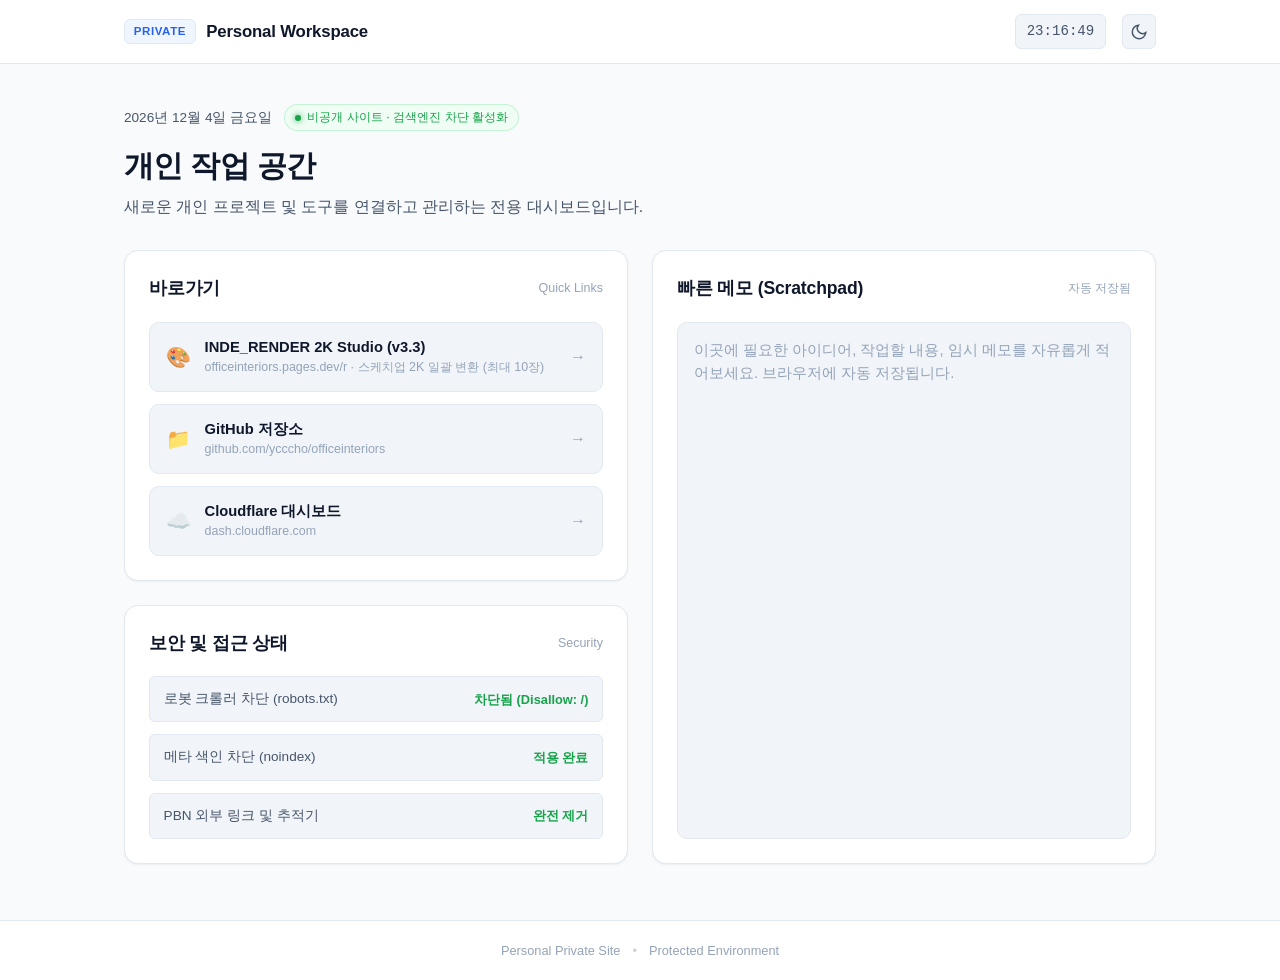
<file: index.html>
<!DOCTYPE html>
<html lang="ko">
<head>
    <meta charset="UTF-8">
    <meta name="viewport" content="width=device-width, initial-scale=1.0">
    <title>Personal Workspace</title>

    <!-- Search Engine Block (Crawler Disallow) -->
    <meta name="robots" content="noindex, nofollow, noarchive, nosnippet">
    <meta name="googlebot" content="noindex, nofollow">
    <meta name="bingbot" content="noindex, nofollow">
    <meta name="referrer" content="no-referrer">

    <!-- Favicon -->
    <link rel="icon" href="data:image/svg+xml,<svg xmlns=%22http://www.w3.org/2000/svg%22 viewBox=%220 0 100 100%22><rect width=%22100%22 height=%22100%22 rx=%2224%22 fill=%22%232563eb%22/><text x=%2250%%22 y=%2252%%22 dominant-baseline=%22central%22 text-anchor=%22middle%22 font-size=%2250%22 font-weight=%22bold%22 fill=%22white%22>P</text></svg>">

    <link rel="stylesheet" href="style.css">
</head>
<body>
    <div class="app-layout">
        <!-- Header -->
        <header class="header">
            <div class="header-inner">
                <div class="brand">
                    <span class="brand-badge">Private</span>
                    <span class="brand-title">Personal Workspace</span>
                </div>
                <div class="header-actions">
                    <span id="current-clock" class="clock">--:--:--</span>
                    <button id="theme-toggle" class="btn-icon" aria-label="테마 전환" title="다크/라이트 모드 전환">
                        <svg class="sun-icon" viewBox="0 0 24 24" width="18" height="18" stroke="currentColor" stroke-width="2" fill="none"><circle cx="12" cy="12" r="5"></circle><line x1="12" y1="1" x2="12" y2="3"></line><line x1="12" y1="21" x2="12" y2="23"></line><line x1="4.22" y1="4.22" x2="5.64" y2="5.64"></line><line x1="18.36" y1="18.36" x2="19.78" y2="19.78"></line><line x1="1" y1="12" x2="3" y2="12"></line><line x1="21" y1="12" x2="23" y2="12"></line><line x1="4.22" y1="19.78" x2="5.64" y2="18.36"></line><line x1="18.36" y1="5.64" x2="19.78" y2="4.22"></line></svg>
                        <svg class="moon-icon" viewBox="0 0 24 24" width="18" height="18" stroke="currentColor" stroke-width="2" fill="none"><path d="M21 12.79A9 9 0 1 1 11.21 3 7 7 0 0 0 21 12.79z"></path></svg>
                    </button>
                </div>
            </div>
        </header>

        <!-- Main Content -->
        <main class="main-content">
            <div class="container">
                <!-- Welcome Banner -->
                <section class="banner-section">
                    <div class="banner-header">
                        <span id="current-date" class="banner-date">----년 --월 --일</span>
                        <span class="status-pill">
                            <span class="status-dot"></span>
                            비공개 사이트 · 검색엔진 차단 활성화
                        </span>
                    </div>
                    <h1 class="banner-title">개인 작업 공간</h1>
                    <p class="banner-desc">새로운 개인 프로젝트 및 도구를 연결하고 관리하는 전용 대시보드입니다.</p>
                </section>

                <!-- Dashboard Grid -->
                <div class="dashboard-grid">
                    <!-- Quick Access Cards -->
                    <div class="grid-col-left">
                        <div class="card">
                            <div class="card-header">
                                <h2 class="card-title">바로가기</h2>
                                <span class="card-hint">Quick Links</span>
                            </div>
                            <div class="quick-links">
                                <a href="/r" class="link-item">
                                    <div class="link-icon">🎨</div>
                                    <div class="link-info">
                                        <div class="link-title">INDE_RENDER 2K Studio (v3.3)</div>
                                        <div class="link-url">officeinteriors.pages.dev/r · 스케치업 2K 일괄 변환 (최대 10장)</div>
                                    </div>
                                    <span class="link-arrow">→</span>
                                </a>
                                <a href="https://github.com/ycccho/officeinteriors" target="_blank" rel="noopener noreferrer" class="link-item">
                                    <div class="link-icon">📁</div>
                                    <div class="link-info">
                                        <div class="link-title">GitHub 저장소</div>
                                        <div class="link-url">github.com/ycccho/officeinteriors</div>
                                    </div>
                                    <span class="link-arrow">→</span>
                                </a>
                                <a href="https://dash.cloudflare.com" target="_blank" rel="noopener noreferrer" class="link-item">
                                    <div class="link-icon">☁️</div>
                                    <div class="link-info">
                                        <div class="link-title">Cloudflare 대시보드</div>
                                        <div class="link-url">dash.cloudflare.com</div>
                                    </div>
                                    <span class="link-arrow">→</span>
                                </a>
                            </div>
                        </div>

                        <!-- System Security & Settings Card -->
                        <div class="card" style="margin-top: 1.5rem;">
                            <div class="card-header">
                                <h2 class="card-title">보안 및 접근 상태</h2>
                                <span class="card-hint">Security</span>
                            </div>
                            <div class="security-list">
                                <div class="security-item">
                                    <span class="security-label">로봇 크롤러 차단 (robots.txt)</span>
                                    <span class="security-status status-active">차단됨 (Disallow: /)</span>
                                </div>
                                <div class="security-item">
                                    <span class="security-label">메타 색인 차단 (noindex)</span>
                                    <span class="security-status status-active">적용 완료</span>
                                </div>
                                <div class="security-item">
                                    <span class="security-label">PBN 외부 링크 및 추적기</span>
                                    <span class="security-status status-active">완전 제거</span>
                                </div>
                            </div>
                        </div>
                    </div>

                    <!-- Quick Scratchpad / Notes -->
                    <div class="grid-col-right">
                        <div class="card note-card">
                            <div class="card-header">
                                <h2 class="card-title">빠른 메모 (Scratchpad)</h2>
                                <span id="note-save-status" class="card-hint">자동 저장됨</span>
                            </div>
                            <textarea id="scratchpad" class="scratchpad-input" placeholder="이곳에 필요한 아이디어, 작업할 내용, 임시 메모를 자유롭게 적어보세요. 브라우저에 자동 저장됩니다."></textarea>
                        </div>
                    </div>
                </div>
            </div>
        </main>

        <!-- Footer -->
        <footer class="footer">
            <div class="container footer-inner">
                <span>Personal Private Site</span>
                <span class="footer-sep">•</span>
                <span>Protected Environment</span>
            </div>
        </footer>
    </div>

    <script src="main.js"></script>
</body>
</html>
</file>
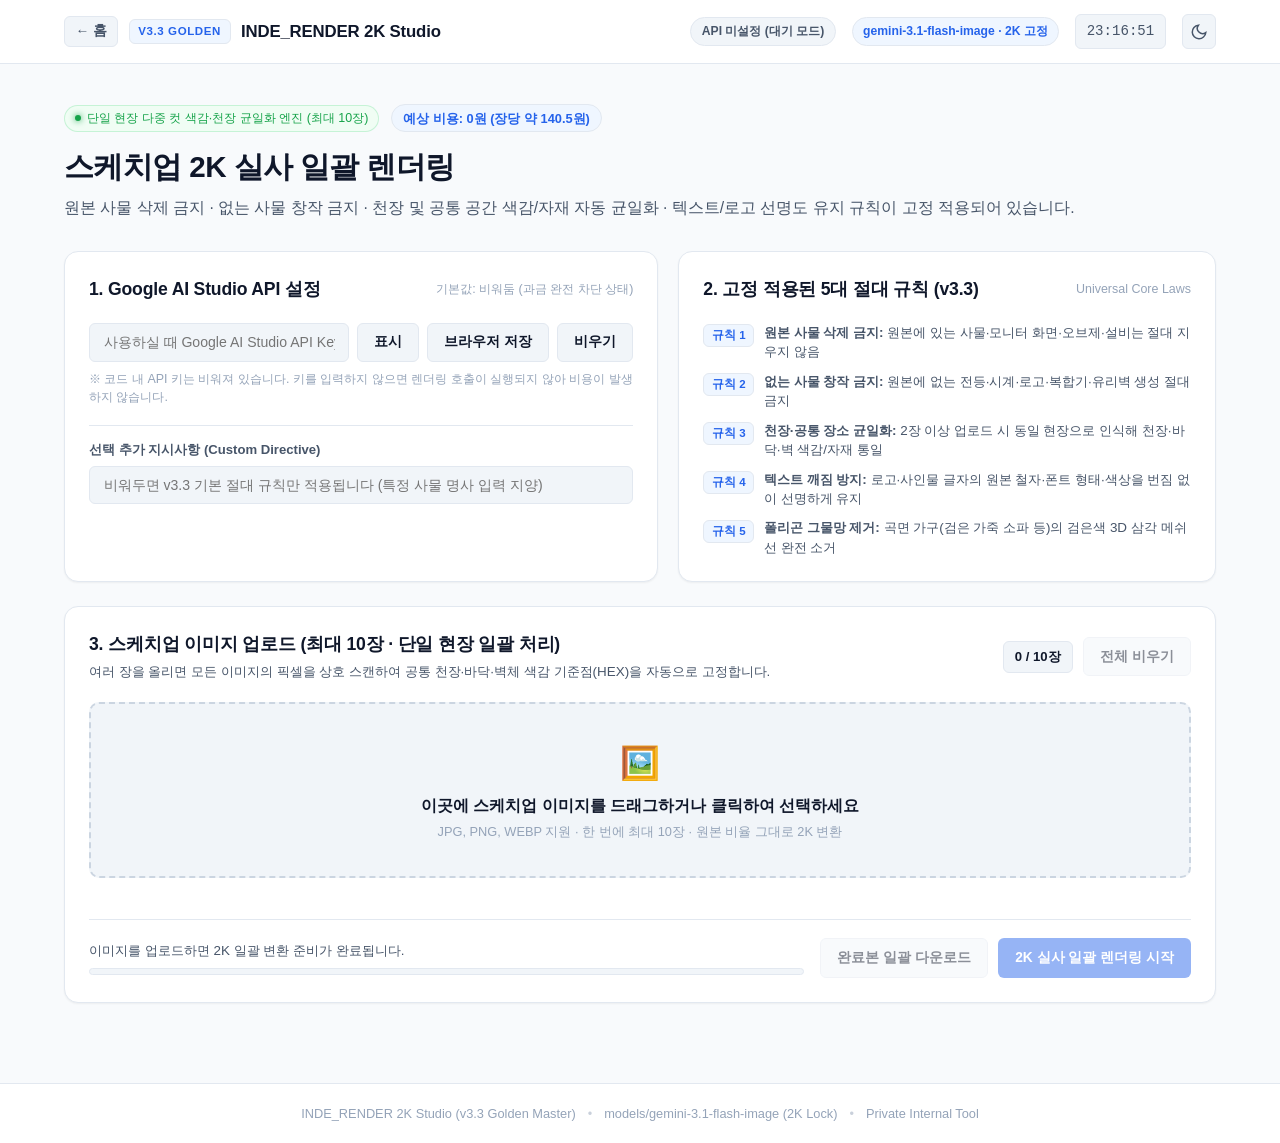
<file: r/index.html>
<!DOCTYPE html>
<html lang="ko">
<head>
    <meta charset="UTF-8">
    <meta name="viewport" content="width=device-width, initial-scale=1.0">
    <title>INDE_RENDER 2K Studio — 사내 전용 스케치업 실사 변환기 (v3.3)</title>

    <!-- Search Engine Block (Crawler Disallow) -->
    <meta name="robots" content="noindex, nofollow, noarchive, nosnippet">
    <meta name="googlebot" content="noindex, nofollow">
    <meta name="bingbot" content="noindex, nofollow">
    <meta name="referrer" content="no-referrer">

    <link rel="stylesheet" href="../style.css">
    <link rel="stylesheet" href="./render.css">
</head>
<body>
    <div class="app-layout">
        <!-- Header -->
        <header class="header">
            <div class="header-inner render-header-inner">
                <div class="brand">
                    <a href="../" class="back-link" title="대시보드로 돌아가기">← 홈</a>
                    <span class="brand-badge">v3.3 GOLDEN</span>
                    <span class="brand-title">INDE_RENDER 2K Studio</span>
                </div>
                <div class="header-actions">
                    <span id="api-status-badge" class="engine-pill pill-standby">API 미설정 (대기 모드)</span>
                    <span class="engine-pill">gemini-3.1-flash-image · 2K 고정</span>
                    <span id="current-clock" class="clock">--:--:--</span>
                    <button id="theme-toggle" class="btn-icon" aria-label="테마 전환" title="다크/라이트 모드 전환">
                        <svg class="sun-icon" viewBox="0 0 24 24" width="18" height="18" stroke="currentColor" stroke-width="2" fill="none"><circle cx="12" cy="12" r="5"></circle><line x1="12" y1="1" x2="12" y2="3"></line><line x1="12" y1="21" x2="12" y2="23"></line><line x1="4.22" y1="4.22" x2="5.64" y2="5.64"></line><line x1="18.36" y1="18.36" x2="19.78" y2="19.78"></line><line x1="1" y1="12" x2="3" y2="12"></line><line x1="21" y1="12" x2="23" y2="12"></line><line x1="4.22" y1="19.78" x2="5.64" y2="18.36"></line><line x1="18.36" y1="5.64" x2="19.78" y2="4.22"></line></svg>
                        <svg class="moon-icon" viewBox="0 0 24 24" width="18" height="18" stroke="currentColor" stroke-width="2" fill="none"><path d="M21 12.79A9 9 0 1 1 11.21 3 7 7 0 0 0 21 12.79z"></path></svg>
                    </button>
                </div>
            </div>
        </header>

        <!-- Main Content -->
        <main class="main-content">
            <div class="container render-container">
                <!-- Top Summary & Spec Banner -->
                <section class="banner-section render-banner">
                    <div class="banner-header">
                        <span class="status-pill">
                            <span class="status-dot"></span>
                            단일 현장 다중 컷 색감·천장 균일화 엔진 (최대 10장)
                        </span>
                        <span class="cost-badge" id="estimated-cost-badge">예상 비용: 0원 (장당 약 140.5원)</span>
                    </div>
                    <h1 class="banner-title">스케치업 2K 실사 일괄 렌더링</h1>
                    <p class="banner-desc">
                        원본 사물 삭제 금지 · 없는 사물 창작 금지 · 천장 및 공통 공간 색감/자재 자동 균일화 · 텍스트/로고 선명도 유지 규칙이 고정 적용되어 있습니다.
                    </p>
                </section>

                <!-- Top Control Row: API Key & Core Rules -->
                <div class="control-grid">
                    <!-- API Configuration Card (Empty by default) -->
                    <div class="card">
                        <div class="card-header">
                            <h2 class="card-title">1. Google AI Studio API 설정</h2>
                            <span class="card-hint">기본값: 비워둠 (과금 완전 차단 상태)</span>
                        </div>
                        <div class="api-box">
                            <div class="api-input-row">
                                <input
                                    type="password"
                                    id="api-key-input"
                                    class="text-input"
                                    placeholder="사용하실 때 Google AI Studio API Key를 입력하세요 (현재 비워둠)"
                                    autocomplete="off"
                                >
                                <button type="button" id="toggle-key-vis" class="btn-secondary">표시</button>
                                <button type="button" id="save-api-key-btn" class="btn-secondary">브라우저 저장</button>
                                <button type="button" id="clear-api-key-btn" class="btn-secondary">비우기</button>
                            </div>
                            <p class="helper-text">
                                ※ 코드 내 API 키는 비워져 있습니다. 키를 입력하지 않으면 렌더링 호출이 실행되지 않아 비용이 발생하지 않습니다.
                            </p>
                        </div>

                        <div class="custom-note-box">
                            <label for="custom-note-input" class="field-label">선택 추가 지시사항 (Custom Directive)</label>
                            <input
                                type="text"
                                id="custom-note-input"
                                class="text-input"
                                placeholder="비워두면 v3.3 기본 절대 규칙만 적용됩니다 (특정 사물 명사 입력 지양)"
                            >
                        </div>
                    </div>

                    <!-- Locked 5 Core Laws Card -->
                    <div class="card">
                        <div class="card-header">
                            <h2 class="card-title">2. 고정 적용된 5대 절대 규칙 (v3.3)</h2>
                            <span class="card-hint">Universal Core Laws</span>
                        </div>
                        <ul class="law-list">
                            <li>
                                <span class="law-tag">규칙 1</span>
                                <span><strong>원본 사물 삭제 금지:</strong> 원본에 있는 사물·모니터 화면·오브제·설비는 절대 지우지 않음</span>
                            </li>
                            <li>
                                <span class="law-tag">규칙 2</span>
                                <span><strong>없는 사물 창작 금지:</strong> 원본에 없는 전등·시계·로고·복합기·유리벽 생성 절대 금지</span>
                            </li>
                            <li>
                                <span class="law-tag">규칙 3</span>
                                <span><strong>천장·공통 장소 균일화:</strong> 2장 이상 업로드 시 동일 현장으로 인식해 천장·바닥·벽 색감/자재 통일</span>
                            </li>
                            <li>
                                <span class="law-tag">규칙 4</span>
                                <span><strong>텍스트 깨짐 방지:</strong> 로고·사인물 글자의 원본 철자·폰트 형태·색상을 번짐 없이 선명하게 유지</span>
                            </li>
                            <li>
                                <span class="law-tag">규칙 5</span>
                                <span><strong>폴리곤 그물망 제거:</strong> 곡면 가구(검은 가죽 소파 등)의 검은색 3D 삼각 메쉬 선 완전 소거</span>
                            </li>
                        </ul>
                    </div>
                </div>

                <!-- Step 3: Batch Upload Dropzone (Max 10 Images) -->
                <section class="card upload-section">
                    <div class="card-header">
                        <div>
                            <h2 class="card-title">3. 스케치업 이미지 업로드 (최대 10장 · 단일 현장 일괄 처리)</h2>
                            <p class="section-sub">여러 장을 올리면 모든 이미지의 픽셀을 상호 스캔하여 공통 천장·바닥·벽체 색감 기준점(HEX)을 자동으로 고정합니다.</p>
                        </div>
                        <div class="upload-actions">
                            <span id="queue-count-badge" class="count-badge">0 / 10장</span>
                            <button type="button" id="clear-queue-btn" class="btn-secondary" disabled>전체 비우기</button>
                        </div>
                    </div>

                    <div id="dropzone" class="dropzone" tabindex="0">
                        <input type="file" id="file-input" accept="image/jpeg,image/png,image/webp" multiple hidden>
                        <div class="dropzone-content">
                            <div class="dropzone-icon">🖼️</div>
                            <div class="dropzone-title">이곳에 스케치업 이미지를 드래그하거나 클릭하여 선택하세요</div>
                            <div class="dropzone-sub">JPG, PNG, WEBP 지원 · 한 번에 최대 10장 · 원본 비율 그대로 2K 변환</div>
                        </div>
                    </div>

                    <!-- Extracted Mutual Palette Bar (Visible when >= 1 image uploaded) -->
                    <div id="palette-bar" class="palette-bar hidden">
                        <div class="palette-header">
                            <span class="palette-title">🎨 단일 현장 상호 스캔 공통 색감 기준점 (`build_mutual_palette_summary`)</span>
                            <button type="button" id="toggle-json-btn" class="btn-link">전송될 v3.3 JSON 프롬프트 보기 ▼</button>
                        </div>
                        <div class="swatch-grid">
                            <div class="swatch-item">
                                <span id="swatch-ceiling" class="swatch-color"></span>
                                <div class="swatch-meta">
                                    <span class="swatch-label">공통 천장 톤 (Ceiling)</span>
                                    <code id="hex-ceiling" class="swatch-hex">#F3F3F1</code>
                                </div>
                            </div>
                            <div class="swatch-item">
                                <span id="swatch-floor" class="swatch-color"></span>
                                <div class="swatch-meta">
                                    <span class="swatch-label">공통 바닥 타일 (Floor)</span>
                                    <code id="hex-floor" class="swatch-hex">#A8A6A1</code>
                                </div>
                            </div>
                            <div class="swatch-item">
                                <span id="swatch-dark" class="swatch-color"></span>
                                <div class="swatch-meta">
                                    <span class="swatch-label">공통 다크 우드/패널 (Dark Surface)</span>
                                    <code id="hex-dark" class="swatch-hex">#5A524B</code>
                                </div>
                            </div>
                            <div class="swatch-item">
                                <span id="swatch-warm" class="swatch-color"></span>
                                <div class="swatch-meta">
                                    <span class="swatch-label">공통 라이트 우드/벽체 (Warm Surface)</span>
                                    <code id="hex-warm" class="swatch-hex">#C9B9A6</code>
                                </div>
                            </div>
                        </div>
                        <pre id="json-preview" class="json-preview hidden"></pre>
                    </div>

                    <!-- Uploaded Thumbnail Queue -->
                    <div id="upload-queue" class="upload-queue"></div>

                    <!-- Batch Action Footer -->
                    <div class="batch-action-bar">
                        <div class="batch-progress-info">
                            <span id="batch-status-text">이미지를 업로드하면 2K 일괄 변환 준비가 완료됩니다.</span>
                            <div class="progress-track">
                                <div id="batch-progress-bar" class="progress-fill"></div>
                            </div>
                        </div>
                        <div class="batch-buttons">
                            <button type="button" id="download-all-btn" class="btn-secondary" disabled>완료본 일괄 다운로드</button>
                            <button type="button" id="start-render-btn" class="btn-primary" disabled>2K 실사 일괄 렌더링 시작</button>
                        </div>
                    </div>
                </section>

                <!-- Step 4: Rendered Results & Before/After Slider Gallery -->
                <section id="results-section" class="card results-section hidden">
                    <div class="card-header">
                        <div>
                            <h2 class="card-title">4. 2K 렌더링 결과 및 원본 비교 (Before & After)</h2>
                            <p class="section-sub">슬라이더를 좌우로 움직여 원본 스케치업과 2K 실사 렌더링 결과를 비교하고 개별 또는 일괄 저장하세요.</p>
                        </div>
                    </div>
                    <div id="results-grid" class="results-grid"></div>
                </section>
            </div>
        </main>

        <!-- Footer -->
        <footer class="footer">
            <div class="container footer-inner">
                <span>INDE_RENDER 2K Studio (v3.3 Golden Master)</span>
                <span class="footer-sep">•</span>
                <span>models/gemini-3.1-flash-image (2K Lock)</span>
                <span class="footer-sep">•</span>
                <span>Private Internal Tool</span>
            </div>
        </footer>
    </div>

    <script src="../main.js"></script>
    <script src="./render.js"></script>
</body>
</html>
</file>
<file: style.css>
:root {
    --bg-base: #f8fafc;
    --bg-surface: #ffffff;
    --bg-elevated: #f1f5f9;
    --border: #e2e8f0;
    --border-hover: #cbd5e1;
    --text-primary: #0f172a;
    --text-secondary: #475569;
    --text-muted: #94a3b8;
    --primary: #2563eb;
    --primary-light: #eff6ff;
    --success: #16a34a;
    --success-bg: #f0fdf4;
    --radius-sm: 6px;
    --radius-md: 10px;
    --radius-lg: 14px;
    --shadow-sm: 0 1px 2px 0 rgb(0 0 0 / 0.05);
    --shadow-md: 0 4px 6px -1px rgb(0 0 0 / 0.07), 0 2px 4px -2px rgb(0 0 0 / 0.05);
    --transition: all 0.2s cubic-bezier(0.4, 0, 0.2, 1);
}

[data-theme="dark"] {
    --bg-base: #090d16;
    --bg-surface: #111726;
    --bg-elevated: #1a2234;
    --border: #1e293b;
    --border-hover: #334155;
    --text-primary: #f8fafc;
    --text-secondary: #94a3b8;
    --text-muted: #64748b;
    --primary: #3b82f6;
    --primary-light: #1e293b;
    --success: #22c55e;
    --success-bg: #052e16;
    --shadow-sm: 0 1px 2px 0 rgb(0 0 0 / 0.4);
    --shadow-md: 0 4px 6px -1px rgb(0 0 0 / 0.4);
}

* {
    box-sizing: border-box;
    margin: 0;
    padding: 0;
}

body {
    font-family: -apple-system, BlinkMacSystemFont, "Segoe UI", Roboto, "Helvetica Neue", Arial, sans-serif;
    background-color: var(--bg-base);
    color: var(--text-primary);
    line-height: 1.5;
    min-height: 100vh;
    transition: background-color 0.2s ease, color 0.2s ease;
    -webkit-font-smoothing: antialiased;
}

.app-layout {
    min-height: 100vh;
    display: flex;
    flex-direction: column;
}

.container {
    width: 100%;
    max-width: 1080px;
    margin: 0 auto;
    padding: 0 1.5rem;
}

/* Header */
.header {
    background: var(--bg-surface);
    border-bottom: 1px solid var(--border);
    position: sticky;
    top: 0;
    z-index: 20;
    backdrop-filter: blur(8px);
}

.header-inner {
    max-width: 1080px;
    margin: 0 auto;
    padding: 0.9rem 1.5rem;
    display: flex;
    justify-content: space-between;
    align-items: center;
}

.brand {
    display: flex;
    align-items: center;
    gap: 0.65rem;
}

.brand-badge {
    background: var(--primary-light);
    color: var(--primary);
    font-size: 0.72rem;
    font-weight: 700;
    letter-spacing: 0.05em;
    text-transform: uppercase;
    padding: 0.2rem 0.55rem;
    border-radius: var(--radius-sm);
    border: 1px solid var(--border);
}

.brand-title {
    font-size: 1.05rem;
    font-weight: 600;
    letter-spacing: -0.01em;
}

.header-actions {
    display: flex;
    align-items: center;
    gap: 1rem;
}

.clock {
    font-family: ui-monospace, SFMono-Regular, Menlo, Monaco, Consolas, monospace;
    font-size: 0.88rem;
    color: var(--text-secondary);
    background: var(--bg-elevated);
    padding: 0.35rem 0.65rem;
    border-radius: var(--radius-sm);
    border: 1px solid var(--border);
}

.btn-icon {
    background: var(--bg-elevated);
    border: 1px solid var(--border);
    color: var(--text-secondary);
    padding: 0.45rem;
    border-radius: var(--radius-sm);
    cursor: pointer;
    display: flex;
    align-items: center;
    justify-content: center;
    transition: var(--transition);
}

.btn-icon:hover {
    color: var(--text-primary);
    border-color: var(--border-hover);
}

.sun-icon { display: none; }
.moon-icon { display: block; }
[data-theme="dark"] .sun-icon { display: block; }
[data-theme="dark"] .moon-icon { display: none; }

/* Main Content */
.main-content {
    flex: 1;
    padding: 2.5rem 0 3.5rem;
}

/* Banner */
.banner-section {
    margin-bottom: 2rem;
}

.banner-header {
    display: flex;
    flex-wrap: wrap;
    align-items: center;
    gap: 0.75rem;
    margin-bottom: 0.8rem;
}

.banner-date {
    font-size: 0.85rem;
    color: var(--text-secondary);
    font-weight: 500;
}

.status-pill {
    display: inline-flex;
    align-items: center;
    gap: 0.4rem;
    font-size: 0.78rem;
    color: var(--success);
    background: var(--success-bg);
    padding: 0.2rem 0.6rem;
    border-radius: 999px;
    font-weight: 500;
    border: 1px solid rgba(34, 197, 94, 0.2);
}

.status-dot {
    width: 6px;
    height: 6px;
    background: var(--success);
    border-radius: 50%;
    box-shadow: 0 0 6px var(--success);
}

.banner-title {
    font-size: 1.85rem;
    font-weight: 700;
    letter-spacing: -0.02em;
    margin-bottom: 0.4rem;
}

.banner-desc {
    color: var(--text-secondary);
    font-size: 0.98rem;
}

/* Dashboard Grid */
.dashboard-grid {
    display: grid;
    grid-template-columns: 1fr 1fr;
    gap: 1.5rem;
}

@media (max-width: 860px) {
    .dashboard-grid {
        grid-template-columns: 1fr;
    }
}

/* Card */
.card {
    background: var(--bg-surface);
    border: 1px solid var(--border);
    border-radius: var(--radius-lg);
    padding: 1.5rem;
    box-shadow: var(--shadow-sm);
    transition: var(--transition);
}

.card:hover {
    border-color: var(--border-hover);
}

.card-header {
    display: flex;
    justify-content: space-between;
    align-items: center;
    margin-bottom: 1.25rem;
}

.card-title {
    font-size: 1.1rem;
    font-weight: 600;
    letter-spacing: -0.01em;
}

.card-hint {
    font-size: 0.78rem;
    color: var(--text-muted);
}

/* Quick Links */
.quick-links {
    display: flex;
    flex-direction: column;
    gap: 0.75rem;
}

.link-item {
    display: flex;
    align-items: center;
    gap: 0.85rem;
    padding: 0.85rem 1rem;
    background: var(--bg-elevated);
    border: 1px solid var(--border);
    border-radius: var(--radius-md);
    text-decoration: none;
    color: inherit;
    transition: var(--transition);
}

.link-item:hover {
    border-color: var(--primary);
    transform: translateY(-1px);
    box-shadow: var(--shadow-sm);
}

.link-icon {
    font-size: 1.25rem;
    flex-shrink: 0;
}

.link-info {
    flex: 1;
    min-width: 0;
}

.link-title {
    font-size: 0.92rem;
    font-weight: 600;
    color: var(--text-primary);
}

.link-url {
    font-size: 0.78rem;
    color: var(--text-muted);
    overflow: hidden;
    text-overflow: ellipsis;
    white-space: nowrap;
}

.link-arrow {
    font-size: 1rem;
    color: var(--text-muted);
    transition: var(--transition);
}

.link-item:hover .link-arrow {
    color: var(--primary);
    transform: translateX(3px);
}

/* Security List */
.security-list {
    display: flex;
    flex-direction: column;
    gap: 0.75rem;
}

.security-item {
    display: flex;
    justify-content: space-between;
    align-items: center;
    padding: 0.75rem 0.85rem;
    background: var(--bg-elevated);
    border: 1px solid var(--border);
    border-radius: var(--radius-sm);
    font-size: 0.85rem;
}

.security-label {
    color: var(--text-secondary);
}

.security-status {
    font-size: 0.8rem;
    font-weight: 600;
}

.status-active {
    color: var(--success);
}

/* Scratchpad */
.note-card {
    display: flex;
    flex-direction: column;
    height: 100%;
    min-height: 380px;
}

.scratchpad-input {
    width: 100%;
    flex: 1;
    min-height: 280px;
    padding: 1rem;
    background: var(--bg-elevated);
    border: 1px solid var(--border);
    border-radius: var(--radius-md);
    color: var(--text-primary);
    font-family: inherit;
    font-size: 0.92rem;
    line-height: 1.6;
    resize: none;
    outline: none;
    transition: var(--transition);
}

.scratchpad-input:focus {
    border-color: var(--primary);
    background: var(--bg-surface);
}

.scratchpad-input::placeholder {
    color: var(--text-muted);
}

/* Footer */
.footer {
    border-top: 1px solid var(--border);
    background: var(--bg-surface);
    padding: 1.25rem 0;
    margin-top: auto;
}

.footer-inner {
    display: flex;
    align-items: center;
    justify-content: center;
    gap: 0.75rem;
    font-size: 0.8rem;
    color: var(--text-muted);
}

.footer-sep {
    opacity: 0.5;
}
</file>
<file: r/render.css>
/* INDE_RENDER 2K Studio Styles (v3.3) */

.render-header-inner,
.render-container {
    max-width: 1200px;
}

.back-link {
    font-size: 0.85rem;
    font-weight: 600;
    color: var(--text-secondary);
    text-decoration: none;
    padding: 0.28rem 0.65rem;
    border-radius: var(--radius-sm);
    background: var(--bg-elevated);
    border: 1px solid var(--border);
    transition: var(--transition);
}

.back-link:hover {
    color: var(--primary);
    border-color: var(--primary);
}

.engine-pill {
    font-size: 0.76rem;
    font-weight: 600;
    padding: 0.28rem 0.65rem;
    border-radius: 999px;
    background: var(--primary-light);
    color: var(--primary);
    border: 1px solid var(--border);
    white-space: nowrap;
}

.pill-standby {
    background: var(--bg-elevated);
    color: var(--text-secondary);
}

.pill-ready {
    background: var(--success-bg);
    color: var(--success);
    border-color: rgba(34, 197, 94, 0.3);
}

.cost-badge {
    font-size: 0.8rem;
    font-weight: 600;
    color: var(--primary);
    background: var(--primary-light);
    padding: 0.22rem 0.7rem;
    border-radius: 999px;
    border: 1px solid var(--border);
}

.control-grid {
    display: grid;
    grid-template-columns: 1.05fr 0.95fr;
    gap: 1.25rem;
    margin-bottom: 1.5rem;
}

@media (max-width: 920px) {
    .control-grid {
        grid-template-columns: 1fr;
    }
    .engine-pill {
        display: none;
    }
}

.api-box {
    margin-bottom: 1.15rem;
}

.api-input-row {
    display: flex;
    gap: 0.5rem;
    flex-wrap: wrap;
}

.text-input {
    flex: 1;
    min-width: 220px;
    padding: 0.62rem 0.85rem;
    background: var(--bg-elevated);
    border: 1px solid var(--border);
    border-radius: var(--radius-sm);
    color: var(--text-primary);
    font-size: 0.88rem;
    outline: none;
    transition: var(--transition);
}

.text-input:focus {
    border-color: var(--primary);
    background: var(--bg-surface);
}

.helper-text {
    margin-top: 0.5rem;
    font-size: 0.78rem;
    color: var(--text-muted);
    line-height: 1.45;
}

.custom-note-box {
    display: flex;
    flex-direction: column;
    gap: 0.4rem;
    padding-top: 0.9rem;
    border-top: 1px solid var(--border);
}

.field-label {
    font-size: 0.82rem;
    font-weight: 600;
    color: var(--text-secondary);
}

.btn-primary,
.btn-secondary {
    padding: 0.6rem 1rem;
    border-radius: var(--radius-sm);
    font-size: 0.86rem;
    font-weight: 600;
    cursor: pointer;
    transition: var(--transition);
    border: 1px solid transparent;
    white-space: nowrap;
}

.btn-primary {
    background: var(--primary);
    color: #ffffff;
}

.btn-primary:hover:not(:disabled) {
    filter: brightness(1.08);
    transform: translateY(-1px);
}

.btn-secondary {
    background: var(--bg-elevated);
    color: var(--text-primary);
    border-color: var(--border);
}

.btn-secondary:hover:not(:disabled) {
    border-color: var(--primary);
    color: var(--primary);
}

.btn-primary:disabled,
.btn-secondary:disabled {
    opacity: 0.48;
    cursor: not-allowed;
}

.btn-link {
    background: none;
    border: none;
    color: var(--primary);
    font-size: 0.8rem;
    font-weight: 600;
    cursor: pointer;
}

.law-list {
    list-style: none;
    display: flex;
    flex-direction: column;
    gap: 0.62rem;
}

.law-list li {
    display: flex;
    align-items: flex-start;
    gap: 0.6rem;
    font-size: 0.84rem;
    color: var(--text-secondary);
    line-height: 1.45;
}

.law-tag {
    flex-shrink: 0;
    font-size: 0.72rem;
    font-weight: 700;
    padding: 0.14rem 0.48rem;
    border-radius: var(--radius-sm);
    background: var(--primary-light);
    color: var(--primary);
    border: 1px solid var(--border);
    margin-top: 0.08rem;
}

.upload-section {
    margin-bottom: 1.5rem;
}

.section-sub {
    font-size: 0.84rem;
    color: var(--text-secondary);
    margin-top: 0.25rem;
}

.upload-actions {
    display: flex;
    align-items: center;
    gap: 0.65rem;
}

.count-badge {
    font-size: 0.82rem;
    font-weight: 700;
    padding: 0.32rem 0.7rem;
    border-radius: var(--radius-sm);
    background: var(--bg-elevated);
    border: 1px solid var(--border);
    color: var(--text-primary);
}

.dropzone {
    border: 2px dashed var(--border-hover);
    border-radius: var(--radius-md);
    background: var(--bg-elevated);
    padding: 2.2rem 1.5rem;
    text-align: center;
    cursor: pointer;
    transition: var(--transition);
    outline: none;
}

.dropzone:hover,
.dropzone.dragover {
    border-color: var(--primary);
    background: var(--primary-light);
}

.dropzone-icon {
    font-size: 2rem;
    margin-bottom: 0.45rem;
}

.dropzone-title {
    font-size: 0.98rem;
    font-weight: 600;
    color: var(--text-primary);
    margin-bottom: 0.25rem;
}

.dropzone-sub {
    font-size: 0.8rem;
    color: var(--text-muted);
}

.hidden {
    display: none !important;
}

/* Extracted Mutual Palette Bar */
.palette-bar {
    margin-top: 1.2rem;
    padding: 1rem 1.15rem;
    background: var(--bg-elevated);
    border: 1px solid var(--border);
    border-radius: var(--radius-md);
}

.palette-header {
    display: flex;
    justify-content: space-between;
    align-items: center;
    flex-wrap: wrap;
    gap: 0.5rem;
    margin-bottom: 0.85rem;
}

.palette-title {
    font-size: 0.85rem;
    font-weight: 600;
    color: var(--text-primary);
}

.swatch-grid {
    display: grid;
    grid-template-columns: repeat(4, 1fr);
    gap: 0.75rem;
}

@media (max-width: 780px) {
    .swatch-grid {
        grid-template-columns: repeat(2, 1fr);
    }
}

.swatch-item {
    display: flex;
    align-items: center;
    gap: 0.65rem;
    padding: 0.55rem 0.7rem;
    background: var(--bg-surface);
    border: 1px solid var(--border);
    border-radius: var(--radius-sm);
}

.swatch-color {
    width: 30px;
    height: 30px;
    border-radius: 6px;
    border: 1px solid var(--border-hover);
    flex-shrink: 0;
}

.swatch-meta {
    display: flex;
    flex-direction: column;
    min-width: 0;
}

.swatch-label {
    font-size: 0.74rem;
    color: var(--text-secondary);
}

.swatch-hex {
    font-size: 0.8rem;
    font-weight: 700;
    color: var(--text-primary);
}

.json-preview {
    margin-top: 0.85rem;
    padding: 0.85rem;
    background: var(--bg-surface);
    border: 1px solid var(--border);
    border-radius: var(--radius-sm);
    font-size: 0.76rem;
    line-height: 1.5;
    color: var(--text-secondary);
    overflow-x: auto;
    max-height: 280px;
}

/* Upload Queue Grid */
.upload-queue {
    display: grid;
    grid-template-columns: repeat(auto-fill, minmax(200px, 1fr));
    gap: 0.9rem;
    margin-top: 1.2rem;
}

.queue-card {
    background: var(--bg-elevated);
    border: 1px solid var(--border);
    border-radius: var(--radius-md);
    overflow: hidden;
    display: flex;
    flex-direction: column;
    position: relative;
}

.queue-thumb-wrap {
    position: relative;
    aspect-ratio: 16 / 9;
    background: #0f172a;
    overflow: hidden;
}

.queue-thumb {
    width: calc(50% * 2);
    height: calc(50% * 2);
    object-fit: cover;
    display: block;
}

.queue-index-badge {
    position: absolute;
    top: 0.45rem;
    left: 0.45rem;
    background: rgba(15, 23, 42, 0.82);
    color: #ffffff;
    font-size: 0.72rem;
    font-weight: 700;
    padding: 0.16rem 0.48rem;
    border-radius: 4px;
}

.queue-remove-btn {
    position: absolute;
    top: 0.45rem;
    right: 0.45rem;
    background: rgba(15, 23, 42, 0.82);
    color: #ffffff;
    border: none;
    width: 24px;
    height: 24px;
    border-radius: 4px;
    cursor: pointer;
    font-size: 0.8rem;
}

.queue-remove-btn:hover {
    background: #dc2626;
}

.queue-meta {
    padding: 0.6rem 0.75rem;
    display: flex;
    flex-direction: column;
    gap: 0.2rem;
}

.queue-filename {
    font-size: 0.8rem;
    font-weight: 600;
    color: var(--text-primary);
    overflow: hidden;
    text-overflow: ellipsis;
    white-space: nowrap;
}

.queue-sub {
    display: flex;
    justify-content: space-between;
    font-size: 0.74rem;
    color: var(--text-muted);
}

.status-waiting { color: var(--text-muted); }
.status-running { color: var(--primary); font-weight: 700; }
.status-done { color: var(--success); font-weight: 700; }
.status-error { color: #dc2626; font-weight: 700; }

/* Batch Action Bar */
.batch-action-bar {
    margin-top: 1.35rem;
    padding-top: 1.15rem;
    border-top: 1px solid var(--border);
    display: flex;
    justify-content: space-between;
    align-items: center;
    gap: 1rem;
    flex-wrap: wrap;
}

.batch-progress-info {
    flex: 1;
    min-width: 240px;
}

#batch-status-text {
    font-size: 0.84rem;
    color: var(--text-secondary);
    display: block;
    margin-bottom: 0.4rem;
}

.progress-track {
    height: 7px;
    background: var(--bg-elevated);
    border: 1px solid var(--border);
    border-radius: 999px;
    overflow: hidden;
}

.progress-fill {
    height: calc(50% * 2);
    width: 0%;
    background: var(--primary);
    transition: width 0.25s ease;
}

.batch-buttons {
    display: flex;
    gap: 0.65rem;
}

/* Results Section & Before/After Slider */
.results-grid {
    display: grid;
    grid-template-columns: 1fr;
    gap: 1.5rem;
}

.result-card {
    background: var(--bg-elevated);
    border: 1px solid var(--border);
    border-radius: var(--radius-md);
    padding: 1rem;
}

.result-header {
    display: flex;
    justify-content: space-between;
    align-items: center;
    flex-wrap: wrap;
    gap: 0.65rem;
    margin-bottom: 0.85rem;
}

.result-title {
    font-size: 0.95rem;
    font-weight: 700;
    color: var(--text-primary);
}

.result-meta {
    font-size: 0.78rem;
    color: var(--text-secondary);
    margin-left: 0.5rem;
}

.compare-container {
    position: relative;
    width: calc(50% * 2);
    overflow: hidden;
    border-radius: var(--radius-sm);
    border: 1px solid var(--border);
    user-select: none;
    background: #090d16;
}

.compare-img {
    display: block;
    width: calc(50% * 2);
    height: auto;
}

.compare-before-wrap {
    position: absolute;
    inset: 0;
    overflow: hidden;
    clip-path: inset(0 50% 0 0);
}

.compare-label {
    position: absolute;
    bottom: 0.65rem;
    padding: 0.22rem 0.58rem;
    font-size: 0.74rem;
    font-weight: 700;
    border-radius: 4px;
    background: rgba(15, 23, 42, 0.8);
    color: #ffffff;
    pointer-events: none;
}

.label-before { left: 0.65rem; }
.label-after { right: 0.65rem; }

.compare-range {
    position: absolute;
    inset: 0;
    width: calc(50% * 2);
    height: calc(50% * 2);
    opacity: 0;
    cursor: ew-resize;
    margin: 0;
}

.compare-divider {
    position: absolute;
    top: 0;
    bottom: 0;
    left: 50%;
    width: 2px;
    background: #ffffff;
    box-shadow: 0 0 8px rgba(0, 0, 0, 0.6);
    pointer-events: none;
}

.compare-handle {
    position: absolute;
    top: 50%;
    left: 50%;
    transform: translate(-50%, -50%);
    width: 34px;
    height: 34px;
    border-radius: 50%;
    background: var(--primary);
    color: #ffffff;
    border: 2px solid #ffffff;
    display: flex;
    align-items: center;
    justify-content: center;
    font-size: 0.78rem;
    font-weight: 700;
    box-shadow: var(--shadow-md);
}
</file>
